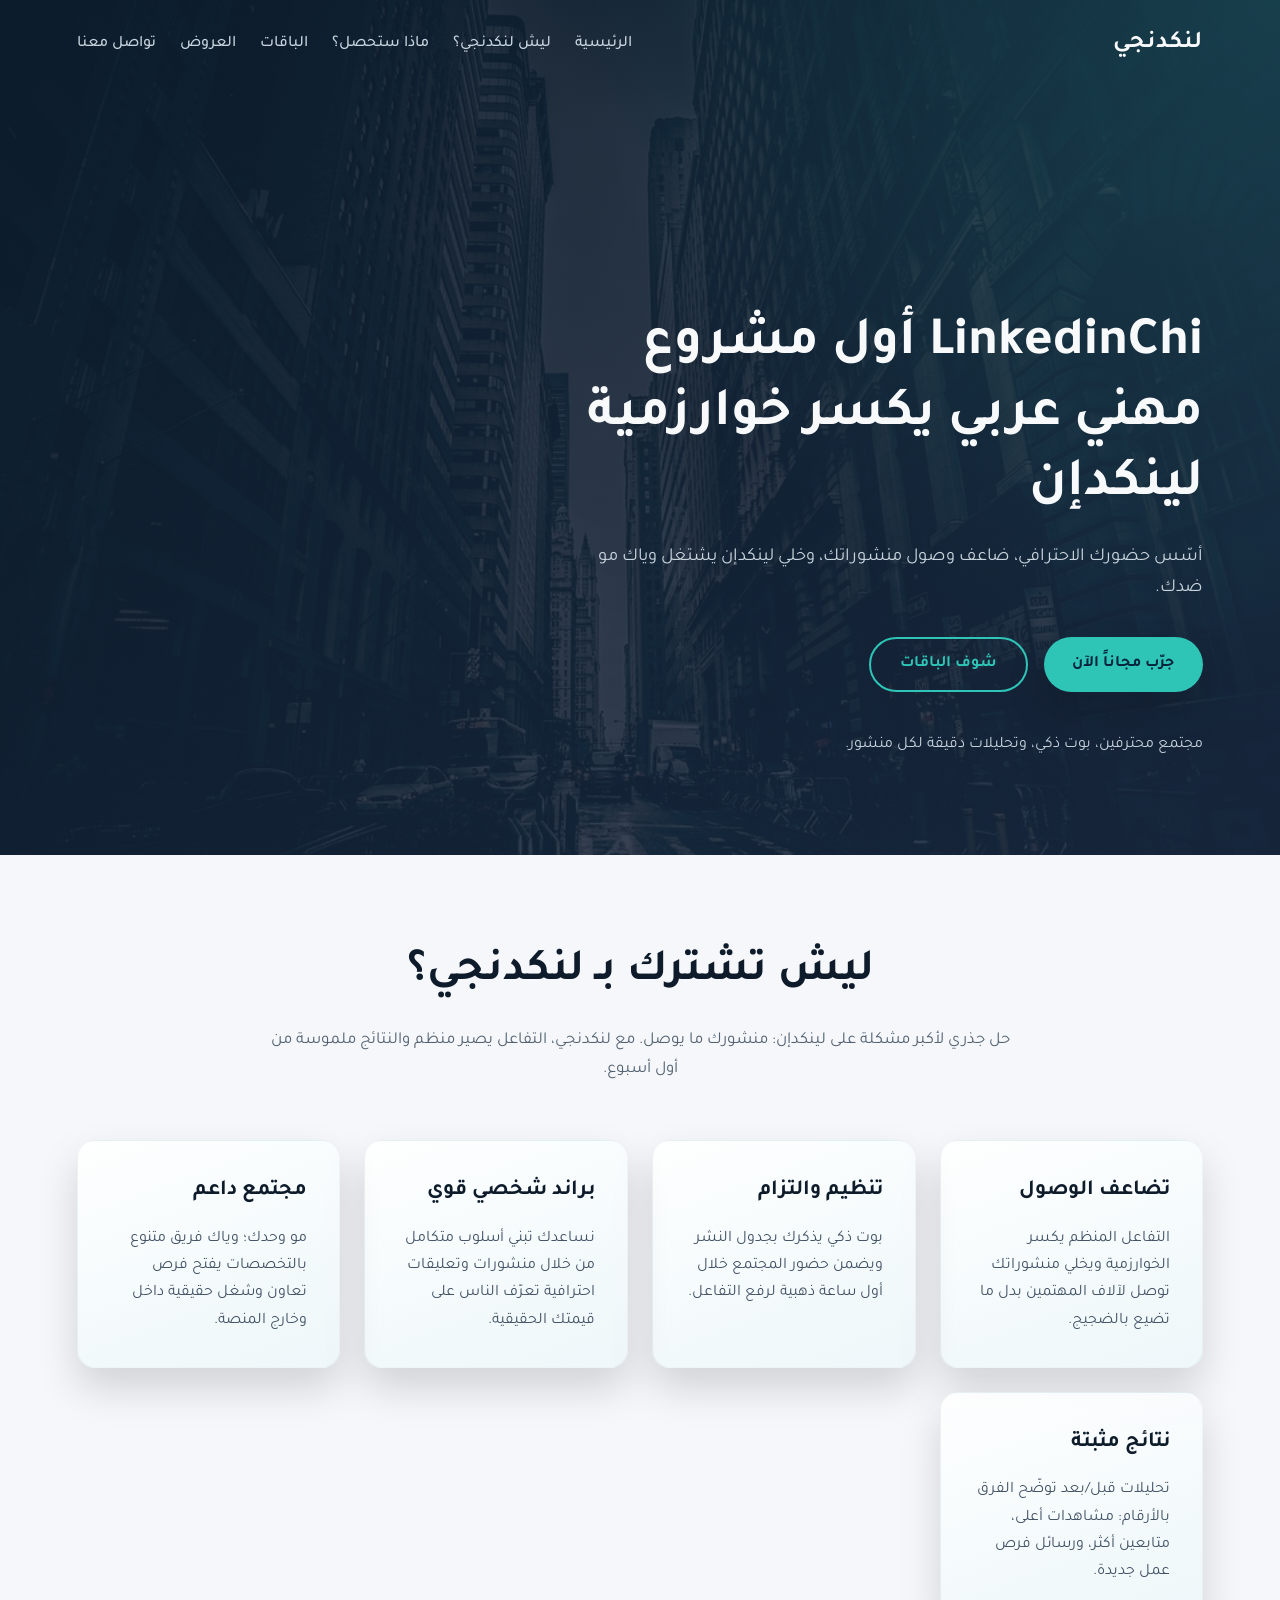
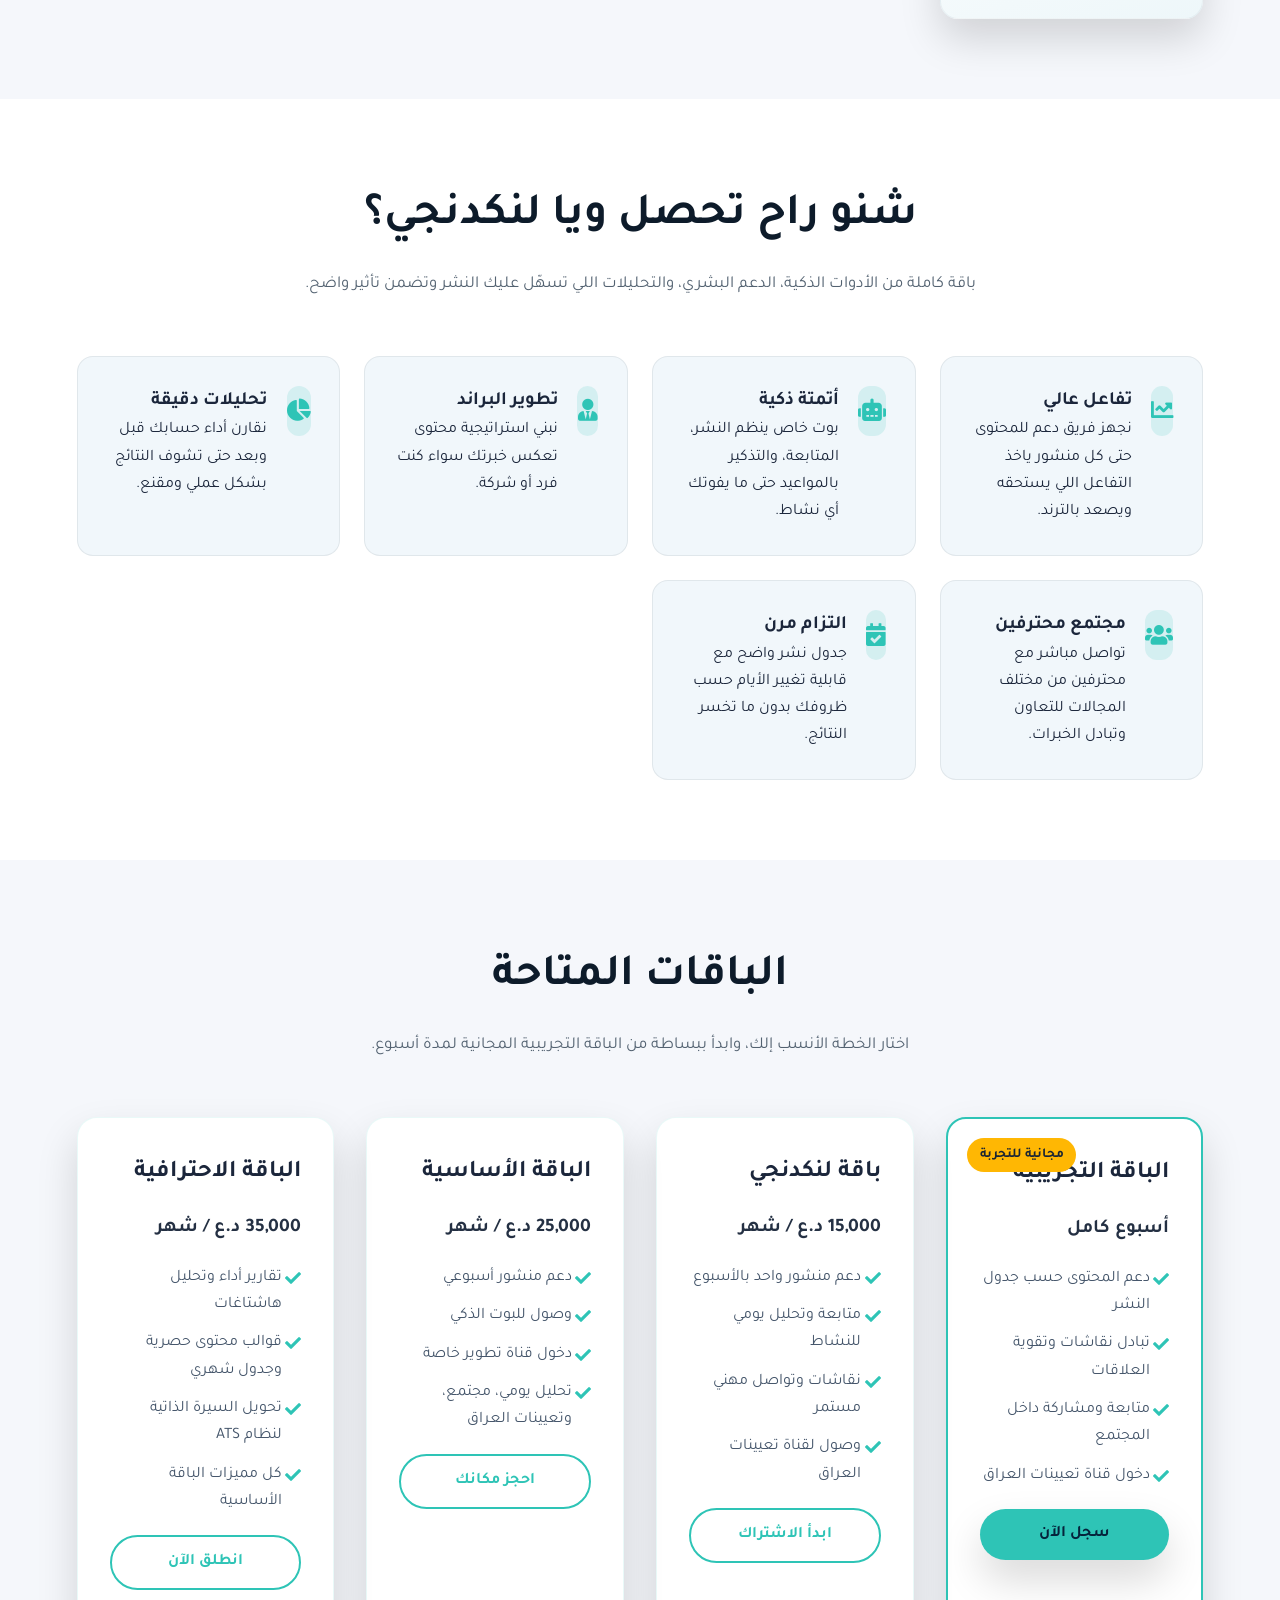
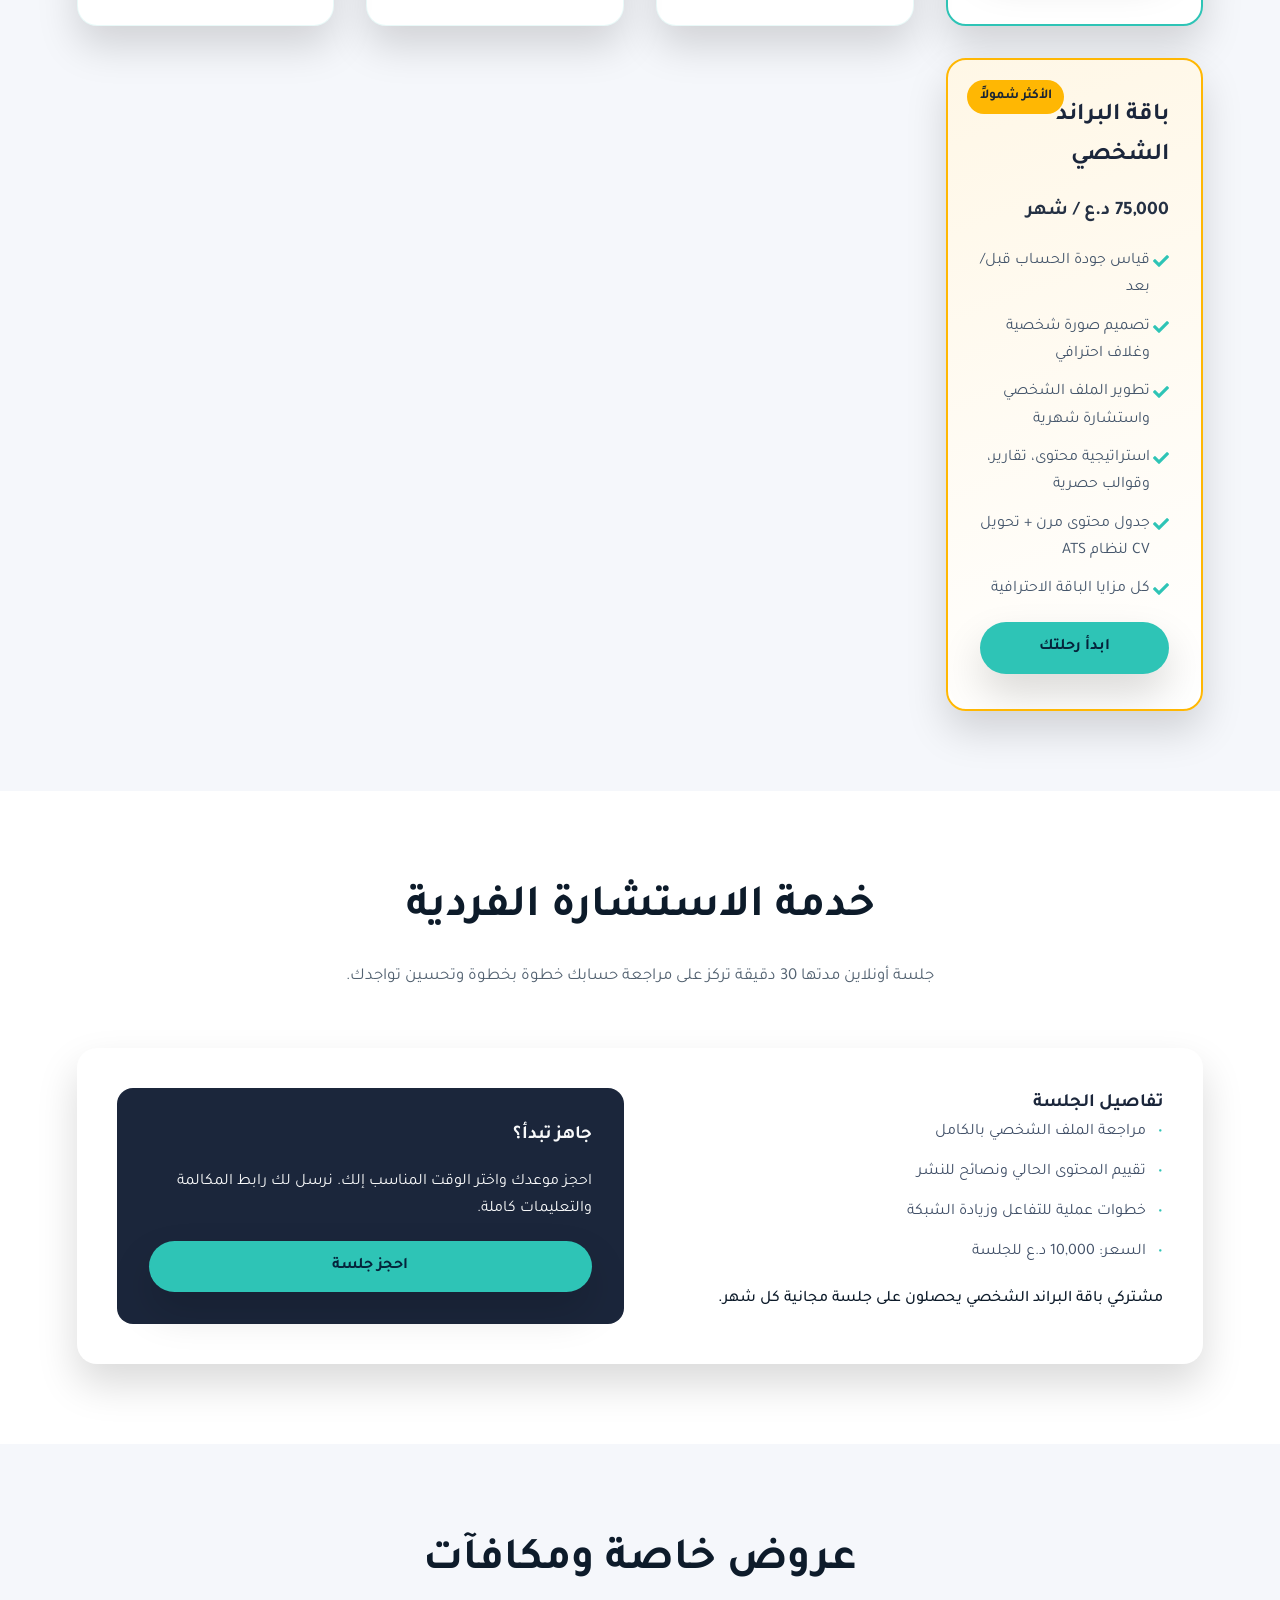
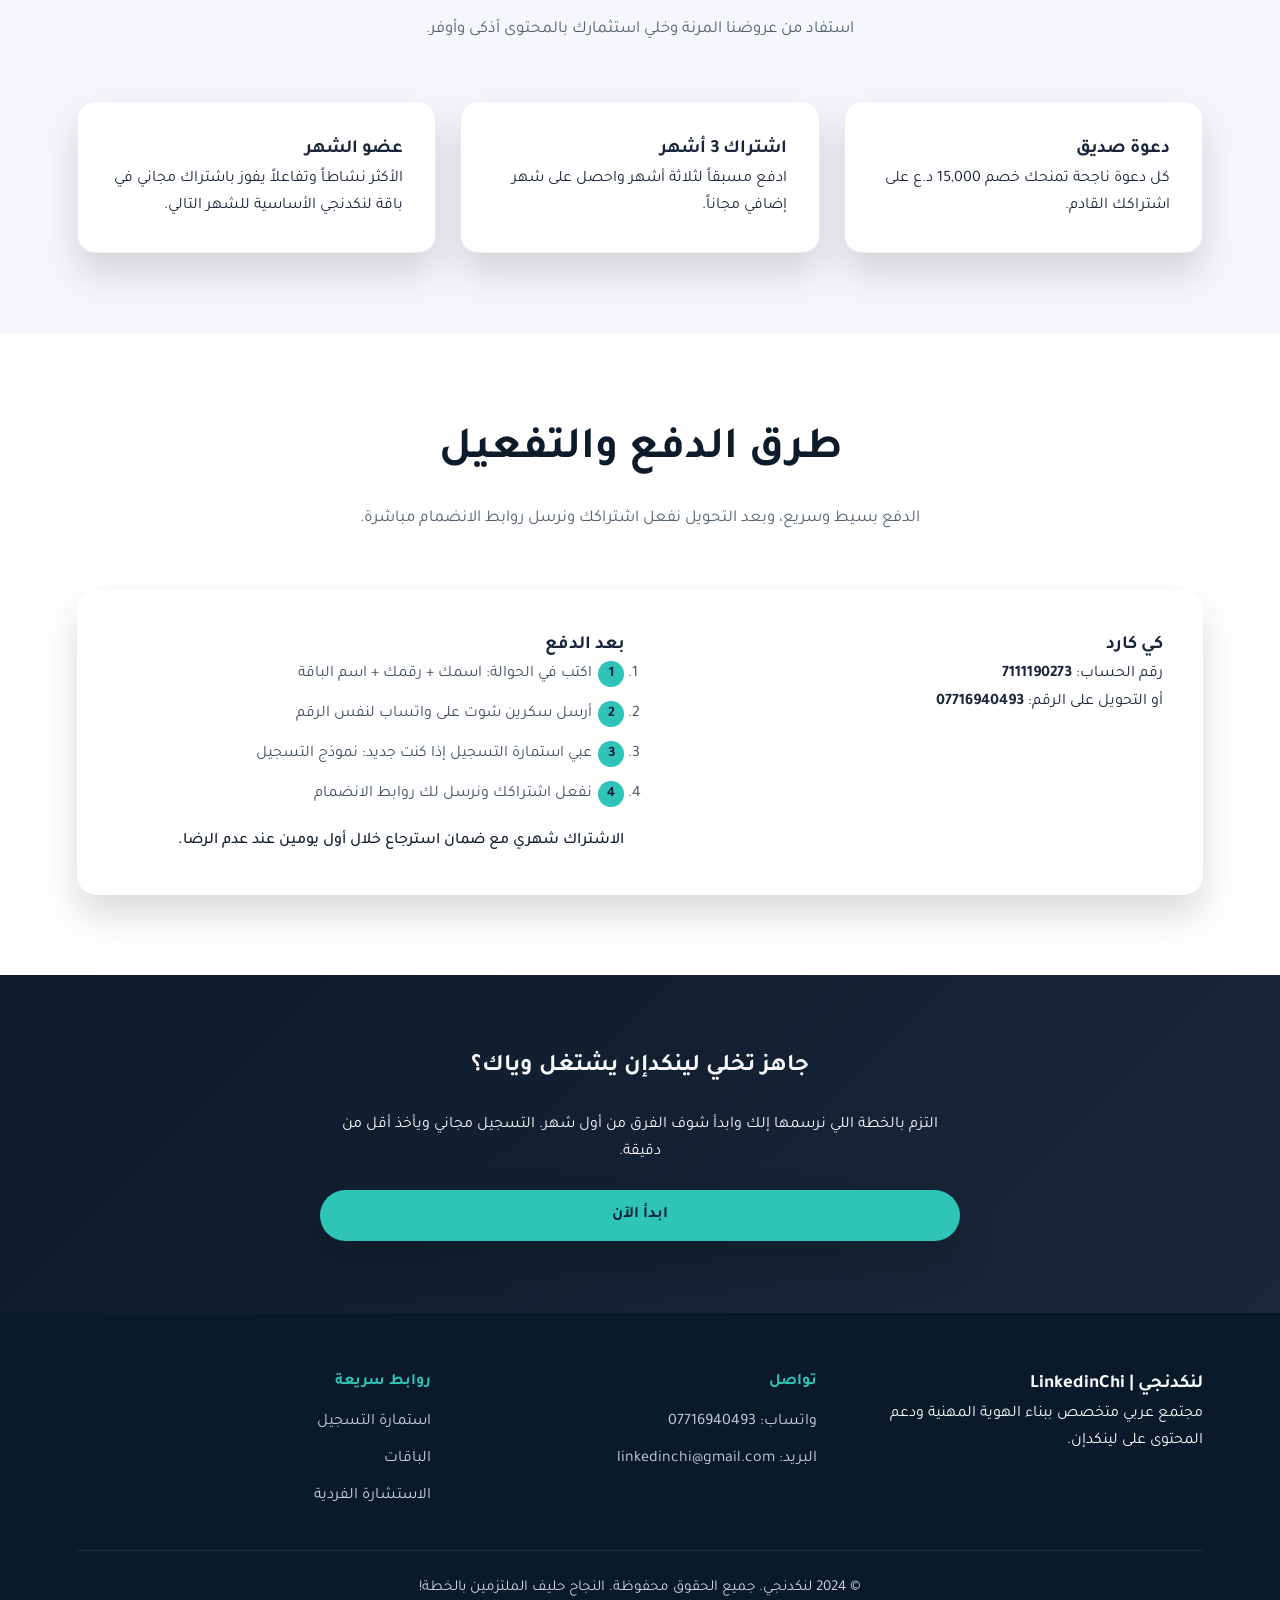
<file: index.html>
<!DOCTYPE html>
<html lang="ar" dir="rtl">
<head>
    <meta charset="UTF-8" />
    <meta name="viewport" content="width=device-width, initial-scale=1.0" />
    <meta name="description" content="لنكدنجي - LinkedinChi مجتمع عربي متخصص في دعم المحتوى على لينكدإن." />
    <title>لنكدنجي | LinkedinChi</title>
    <link rel="preconnect" href="https://fonts.googleapis.com">
    <link rel="preconnect" href="https://fonts.gstatic.com" crossorigin>
    <link href="https://fonts.googleapis.com/css2?family=Tajawal:wght@300;400;500;700&display=swap" rel="stylesheet">
    <link rel="stylesheet" href="css/style.css" />
    <link rel="stylesheet" href="css/all.css" />
</head>
<body>
    <header class="hero" id="home">
        <div class="hero__overlay"></div>
        <nav class="navbar">
            <div class="navbar__brand">لنكدنجي</div>
            <button class="navbar__toggle" aria-label="القائمة">
                <span></span>
                <span></span>
                <span></span>
            </button>
            <ul class="navbar__links">
                <li><a href="#home">الرئيسية</a></li>
                <li><a href="#why">ليش لنكدنجي؟</a></li>
                <li><a href="#benefits">ماذا ستحصل؟</a></li>
                <li><a href="#pricing">الباقات</a></li>
                <li><a href="#offers">العروض</a></li>
                <li><a href="#contact">تواصل معنا</a></li>
            </ul>
        </nav>
        <div class="hero__content">
            <h1>LinkedinChi أول مشروع مهني عربي يكسر خوارزمية لينكدإن</h1>
            <p>أسّس حضورك الاحترافي، ضاعف وصول منشوراتك، وخلي لينكدإن يشتغل وياك مو ضدك.</p>
            <div class="hero__actions">
                <a class="btn btn--primary" href="https://forms.gle/KkxTLjABSS7Lukvb9" target="_blank" rel="noopener">جرّب مجاناً الآن</a>
                <a class="btn btn--ghost" href="#pricing">شوف الباقات</a>
            </div>
            <div class="hero__meta">
                <span>مجتمع محترفين، بوت ذكي، وتحليلات دقيقة لكل منشور.</span>
            </div>
        </div>
    </header>

    <main>
        <section class="section" id="why">
            <div class="section__header">
                <h2>ليش تشترك بـ لنكدنجي؟</h2>
                <p>حل جذري لأكبر مشكلة على لينكدإن: منشورك ما يوصل. مع لنكدنجي، التفاعل يصير منظم والنتائج ملموسة من أول أسبوع.</p>
            </div>
            <div class="grid grid--cards">
                <article class="card">
                    <h3>تضاعف الوصول</h3>
                    <p>التفاعل المنظم يكسر الخوارزمية ويخلي منشوراتك توصل لآلاف المهتمين بدل ما تضيع بالضجيج.</p>
                </article>
                <article class="card">
                    <h3>تنظيم والتزام</h3>
                    <p>بوت ذكي يذكرك بجدول النشر ويضمن حضور المجتمع خلال أول ساعة ذهبية لرفع التفاعل.</p>
                </article>
                <article class="card">
                    <h3>براند شخصي قوي</h3>
                    <p>نساعدك تبني أسلوب متكامل من خلال منشورات وتعليقات احترافية تعرّف الناس على قيمتك الحقيقية.</p>
                </article>
                <article class="card">
                    <h3>مجتمع داعم</h3>
                    <p>مو وحدك؛ وياك فريق متنوع بالتخصصات يفتح فرص تعاون وشغل حقيقية داخل وخارج المنصة.</p>
                </article>
                <article class="card">
                    <h3>نتائج مثبتة</h3>
                    <p>تحليلات قبل/بعد توضّح الفرق بالأرقام: مشاهدات أعلى، متابعين أكثر، ورسائل فرص عمل جديدة.</p>
                </article>
            </div>
        </section>

        <section class="section section--alt" id="benefits">
            <div class="section__header">
                <h2>شنو راح تحصل ويا لنكدنجي؟</h2>
                <p>باقة كاملة من الأدوات الذكية، الدعم البشري، والتحليلات اللي تسهّل عليك النشر وتضمن تأثير واضح.</p>
            </div>
            <div class="grid grid--features">
                <article class="feature">
                    <div class="feature__icon"><i class="fas fa-chart-line"></i></div>
                    <div>
                        <h3>تفاعل عالي</h3>
                        <p>نجهز فريق دعم للمحتوى حتى كل منشور ياخذ التفاعل اللي يستحقه ويصعد بالترند.</p>
                    </div>
                </article>
                <article class="feature">
                    <div class="feature__icon"><i class="fas fa-robot"></i></div>
                    <div>
                        <h3>أتمتة ذكية</h3>
                        <p>بوت خاص ينظم النشر، المتابعة، والتذكير بالمواعيد حتى ما يفوتك أي نشاط.</p>
                    </div>
                </article>
                <article class="feature">
                    <div class="feature__icon"><i class="fas fa-user-tie"></i></div>
                    <div>
                        <h3>تطوير البراند</h3>
                        <p>نبني استراتيجية محتوى تعكس خبرتك سواء كنت فرد أو شركة.</p>
                    </div>
                </article>
                <article class="feature">
                    <div class="feature__icon"><i class="fas fa-chart-pie"></i></div>
                    <div>
                        <h3>تحليلات دقيقة</h3>
                        <p>نقارن أداء حسابك قبل وبعد حتى تشوف النتائج بشكل عملي ومقنع.</p>
                    </div>
                </article>
                <article class="feature">
                    <div class="feature__icon"><i class="fas fa-users"></i></div>
                    <div>
                        <h3>مجتمع محترفين</h3>
                        <p>تواصل مباشر مع محترفين من مختلف المجالات للتعاون وتبادل الخبرات.</p>
                    </div>
                </article>
                <article class="feature">
                    <div class="feature__icon"><i class="fas fa-calendar-check"></i></div>
                    <div>
                        <h3>التزام مرن</h3>
                        <p>جدول نشر واضح مع قابلية تغيير الأيام حسب ظروفك بدون ما تخسر النتائج.</p>
                    </div>
                </article>
            </div>
        </section>

        <section class="section" id="pricing">
            <div class="section__header">
                <h2>الباقات المتاحة</h2>
                <p>اختار الخطة الأنسب إلك، وابدأ ببساطة من الباقة التجريبية المجانية لمدة أسبوع.</p>
            </div>
            <div class="pricing-grid">
                <article class="pricing-card highlight">
                    <div class="pricing-card__label">مجانية للتجربة</div>
                    <h3>الباقة التجريبية</h3>
                    <p class="pricing-card__price">أسبوع كامل</p>
                    <ul>
                        <li>دعم المحتوى حسب جدول النشر</li>
                        <li>تبادل نقاشات وتقوية العلاقات</li>
                        <li>متابعة ومشاركة داخل المجتمع</li>
                        <li>دخول قناة تعيينات العراق</li>
                    </ul>
                    <a class="btn btn--primary" href="https://forms.gle/KkxTLjABSS7Lukvb9" target="_blank" rel="noopener">سجل الآن</a>
                </article>

                <article class="pricing-card">
                    <h3>باقة لنكدنجي</h3>
                    <p class="pricing-card__price">15,000 د.ع / شهر</p>
                    <ul>
                        <li>دعم منشور واحد بالأسبوع</li>
                        <li>متابعة وتحليل يومي للنشاط</li>
                        <li>نقاشات وتواصل مهني مستمر</li>
                        <li>وصول لقناة تعيينات العراق</li>
                    </ul>
                    <a class="btn btn--ghost" href="https://forms.gle/KkxTLjABSS7Lukvb9" target="_blank" rel="noopener">ابدأ الاشتراك</a>
                </article>

                <article class="pricing-card">
                    <h3>الباقة الأساسية</h3>
                    <p class="pricing-card__price">25,000 د.ع / شهر</p>
                    <ul>
                        <li>دعم منشور أسبوعي</li>
                        <li>وصول للبوت الذكي</li>
                        <li>دخول قناة تطوير خاصة</li>
                        <li>تحليل يومي، مجتمع، وتعيينات العراق</li>
                    </ul>
                    <a class="btn btn--ghost" href="https://forms.gle/KkxTLjABSS7Lukvb9" target="_blank" rel="noopener">احجز مكانك</a>
                </article>

                <article class="pricing-card">
                    <h3>الباقة الاحترافية</h3>
                    <p class="pricing-card__price">35,000 د.ع / شهر</p>
                    <ul>
                        <li>تقارير أداء وتحليل هاشتاغات</li>
                        <li>قوالب محتوى حصرية وجدول شهري</li>
                        <li>تحويل السيرة الذاتية لنظام ATS</li>
                        <li>كل مميزات الباقة الأساسية</li>
                    </ul>
                    <a class="btn btn--ghost" href="https://forms.gle/KkxTLjABSS7Lukvb9" target="_blank" rel="noopener">انطلق الآن</a>
                </article>

                <article class="pricing-card premium">
                    <div class="pricing-card__label">الأكثر شمولاً</div>
                    <h3>باقة البراند الشخصي</h3>
                    <p class="pricing-card__price">75,000 د.ع / شهر</p>
                    <ul>
                        <li>قياس جودة الحساب قبل/بعد</li>
                        <li>تصميم صورة شخصية وغلاف احترافي</li>
                        <li>تطوير الملف الشخصي واستشارة شهرية</li>
                        <li>استراتيجية محتوى، تقارير، وقوالب حصرية</li>
                        <li>جدول محتوى مرن + تحويل CV لنظام ATS</li>
                        <li>كل مزايا الباقة الاحترافية</li>
                    </ul>
                    <a class="btn btn--primary" href="https://forms.gle/KkxTLjABSS7Lukvb9" target="_blank" rel="noopener">ابدأ رحلتك</a>
                </article>
            </div>
        </section>

        <section class="section section--alt" id="consultation">
            <div class="section__header">
                <h2>خدمة الاستشارة الفردية</h2>
                <p>جلسة أونلاين مدتها 30 دقيقة تركز على مراجعة حسابك خطوة بخطوة وتحسين تواجدك.</p>
            </div>
            <div class="consultation">
                <div class="consultation__info">
                    <h3>تفاصيل الجلسة</h3>
                    <ul>
                        <li>مراجعة الملف الشخصي بالكامل</li>
                        <li>تقييم المحتوى الحالي ونصائح للنشر</li>
                        <li>خطوات عملية للتفاعل وزيادة الشبكة</li>
                        <li>السعر: 10,000 د.ع للجلسة</li>
                    </ul>
                    <p class="note">مشتركي باقة البراند الشخصي يحصلون على جلسة مجانية كل شهر.</p>
                </div>
                <div class="consultation__cta">
                    <h3>جاهز تبدأ؟</h3>
                    <p>احجز موعدك واختر الوقت المناسب إلك. نرسل لك رابط المكالمة والتعليمات كاملة.</p>
                    <a class="btn btn--primary" href="https://forms.gle/KkxTLjABSS7Lukvb9" target="_blank" rel="noopener">احجز جلسة</a>
                </div>
            </div>
        </section>

        <section class="section" id="offers">
            <div class="section__header">
                <h2>عروض خاصة ومكافآت</h2>
                <p>استفاد من عروضنا المرنة وخلي استثمارك بالمحتوى أذكى وأوفر.</p>
            </div>
            <div class="offers">
                <article class="offer">
                    <h3>دعوة صديق</h3>
                    <p>كل دعوة ناجحة تمنحك خصم 15,000 د.ع على اشتراكك القادم.</p>
                </article>
                <article class="offer">
                    <h3>اشتراك 3 أشهر</h3>
                    <p>ادفع مسبقاً لثلاثة أشهر واحصل على شهر إضافي مجاناً.</p>
                </article>
                <article class="offer">
                    <h3>عضو الشهر</h3>
                    <p>الأكثر نشاطاً وتفاعلاً يفوز باشتراك مجاني في باقة لنكدنجي الأساسية للشهر التالي.</p>
                </article>
            </div>
        </section>

        <section class="section section--alt" id="payment">
            <div class="section__header">
                <h2>طرق الدفع والتفعيل</h2>
                <p>الدفع بسيط وسريع، وبعد التحويل نفعل اشتراكك ونرسل روابط الانضمام مباشرة.</p>
            </div>
            <div class="payment">
                <div>
                    <h3>كي كارد</h3>
                    <p>رقم الحساب: <strong>7111190273</strong></p>
                    <p>أو التحويل على الرقم: <strong>07716940493</strong></p>
                </div>
                <div>
                    <h3>بعد الدفع</h3>
                    <ol>
                        <li>اكتب في الحوالة: اسمك + رقمك + اسم الباقة</li>
                        <li>أرسل سكرين شوت على واتساب لنفس الرقم</li>
                        <li>عبي استمارة التسجيل إذا كنت جديد: <a href="https://forms.gle/KkxTLjABSS7Lukvb9" target="_blank" rel="noopener">نموذج التسجيل</a></li>
                        <li>نفعل اشتراكك ونرسل لك روابط الانضمام</li>
                    </ol>
                    <p class="note">الاشتراك شهري مع ضمان استرجاع خلال أول يومين عند عدم الرضا.</p>
                </div>
            </div>
        </section>

        <section class="section cta">
            <div class="cta__content">
                <h2>جاهز تخلي لينكدإن يشتغل وياك؟</h2>
                <p>التزم بالخطة اللي نرسمها إلك وابدأ شوف الفرق من أول شهر. التسجيل مجاني ويأخذ أقل من دقيقة.</p>
                <a class="btn btn--primary" href="https://forms.gle/KkxTLjABSS7Lukvb9" target="_blank" rel="noopener">ابدأ الآن</a>
            </div>
        </section>
    </main>

    <footer class="footer" id="contact">
        <div class="footer__grid">
            <div>
                <h3>لنكدنجي | LinkedinChi</h3>
                <p>مجتمع عربي متخصص ببناء الهوية المهنية ودعم المحتوى على لينكدإن.</p>
            </div>
            <div>
                <h4>تواصل</h4>
                <ul>
                    <li>واتساب: <a href="https://wa.me/9647716940493" target="_blank" rel="noopener">07716940493</a></li>
                    <li>البريد: <a href="mailto:linkedinchi@gmail.com">linkedinchi@gmail.com</a></li>
                </ul>
            </div>
            <div>
                <h4>روابط سريعة</h4>
                <ul>
                    <li><a href="https://forms.gle/KkxTLjABSS7Lukvb9" target="_blank" rel="noopener">استمارة التسجيل</a></li>
                    <li><a href="#pricing">الباقات</a></li>
                    <li><a href="#consultation">الاستشارة الفردية</a></li>
                </ul>
            </div>
        </div>
        <div class="footer__note">
            <p>© 2024 لنكدنجي. جميع الحقوق محفوظة. النجاح حليف الملتزمين بالخطة!</p>
        </div>
    </footer>

    <script>
        const toggle = document.querySelector('.navbar__toggle');
        const links = document.querySelector('.navbar__links');
        toggle.addEventListener('click', () => {
            links.classList.toggle('navbar__links--open');
            toggle.classList.toggle('navbar__toggle--active');
        });
    </script>
</body>
</html>
</file>
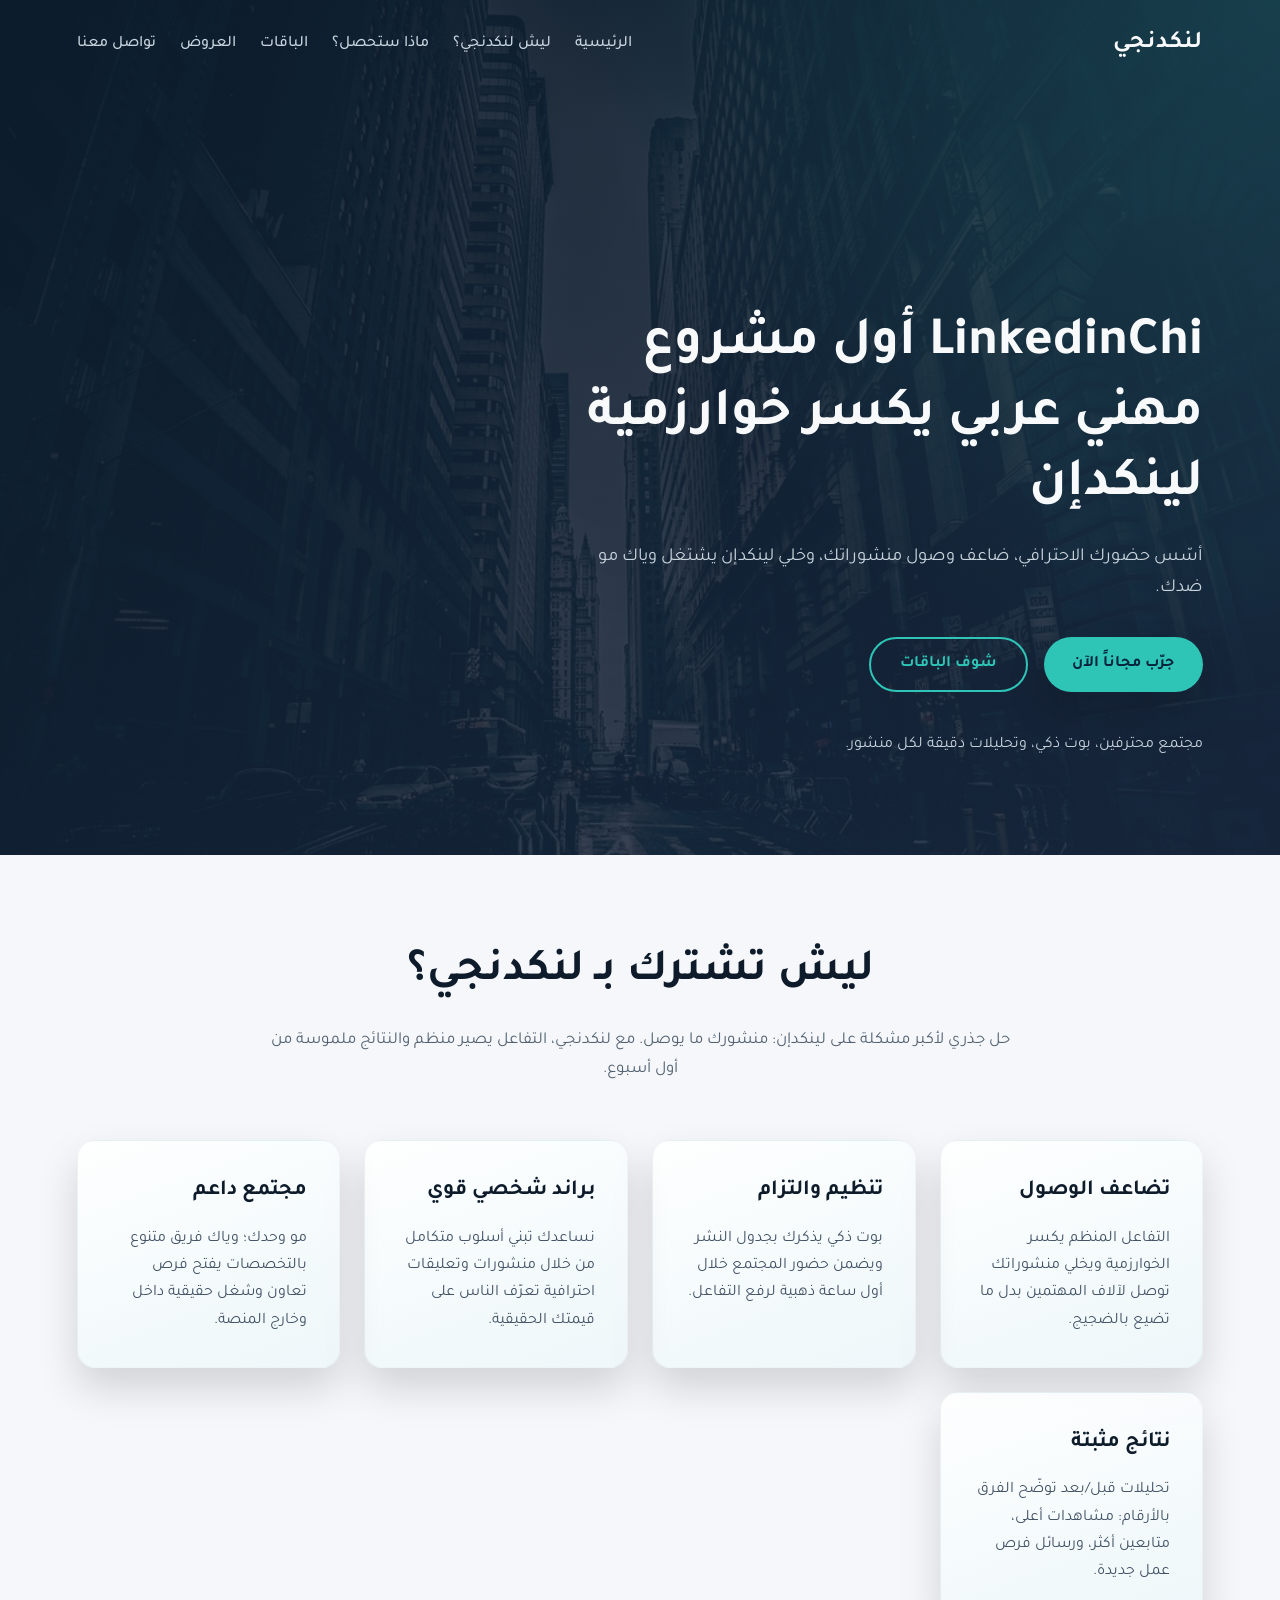
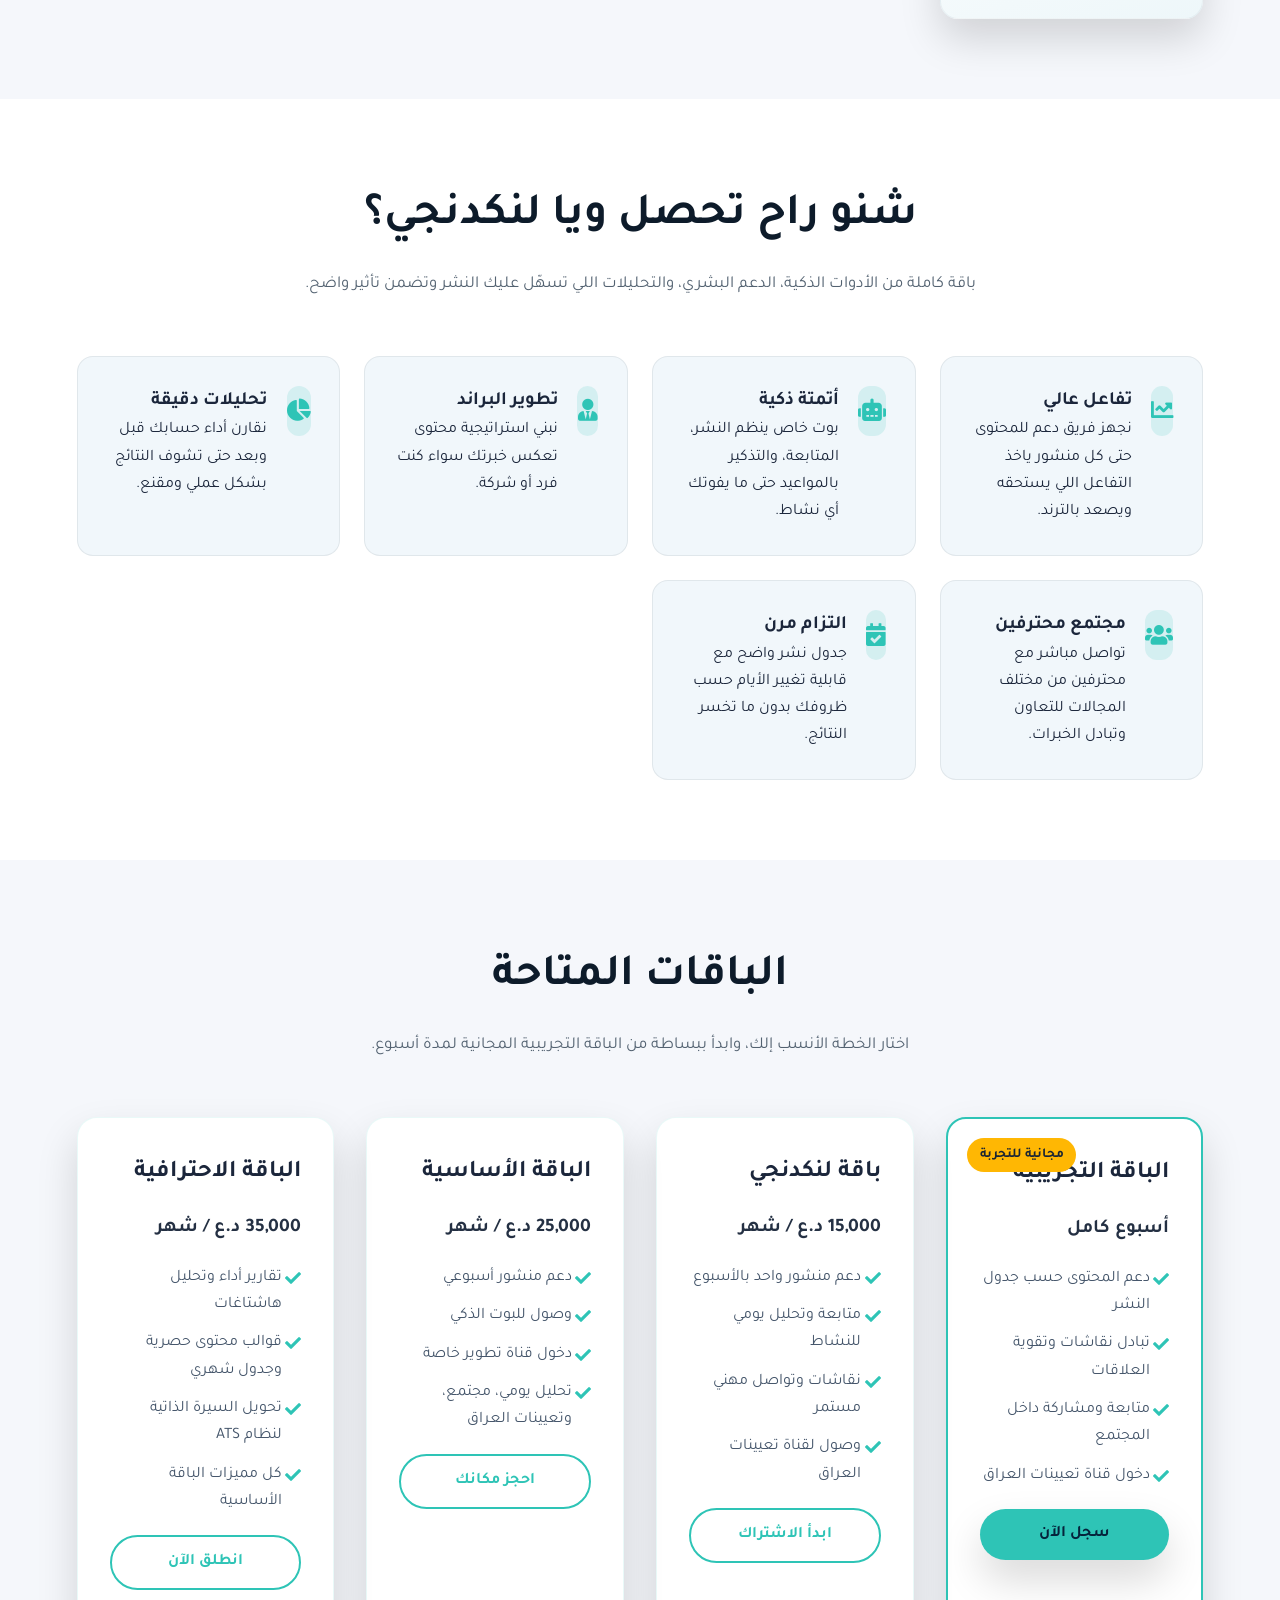
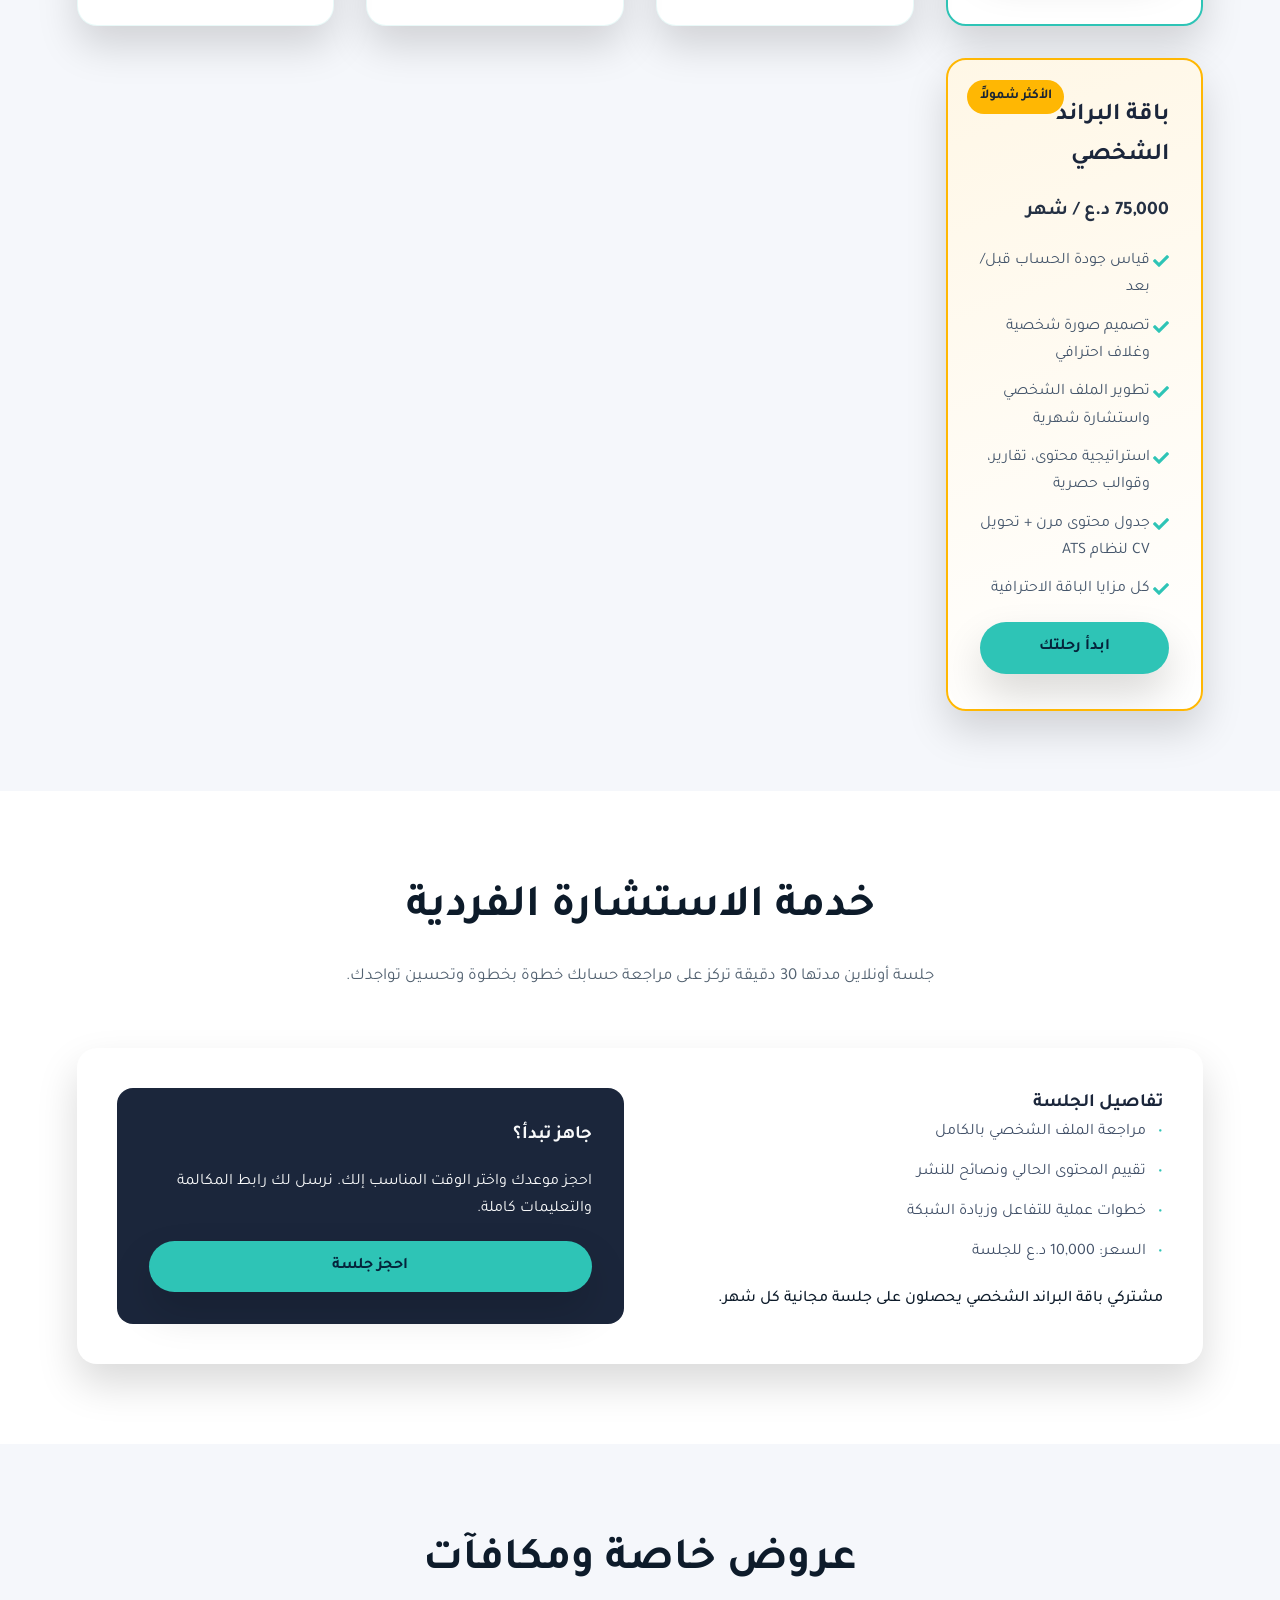
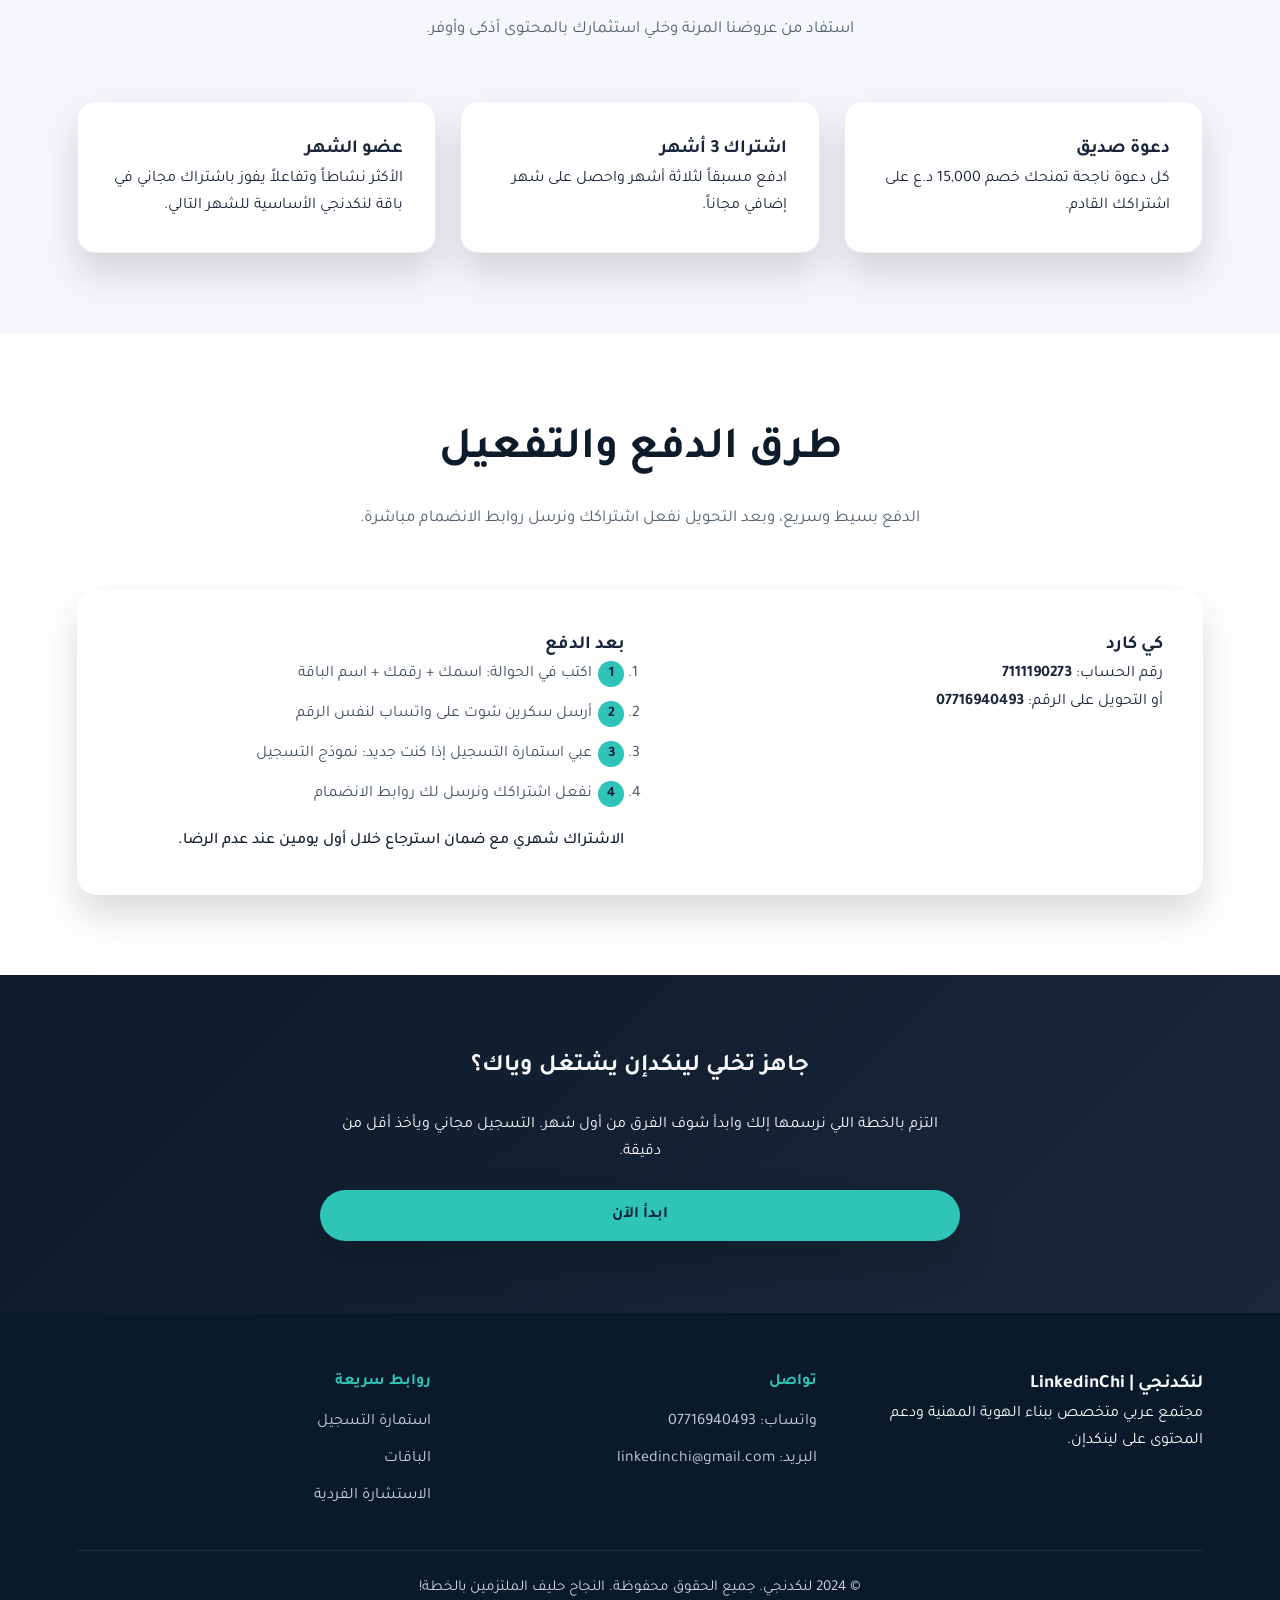
<file: tinker.html>
<!DOCTYPE html>
<html lang="ar" dir="rtl">
<head>
    <meta charset="UTF-8" />
    <meta http-equiv="refresh" content="0; url=index.html" />
    <title>لنكدنجي | LinkedinChi</title>
    <link rel="canonical" href="index.html" />
    <style>
        body {
            font-family: 'Tajawal', sans-serif;
            min-height: 100vh;
            display: grid;
            place-items: center;
            text-align: center;
            background: #0d1b2a;
            color: #f8f9fa;
            padding: 2rem;
        }
        a {
            color: #2ec4b6;
            font-weight: 600;
            text-decoration: none;
        }
    </style>
</head>
<body>
    <p>جاري تحويلك إلى النسخة المحدثة من الموقع. إذا لم يتم التحويل تلقائياً، <a href="index.html">اضغط هنا لزيارة الصفحة الرئيسية</a>.</p>
    <script>
        window.location.replace('index.html');
    </script>
</body>
</html>
</file>
<file: css/style.css>
:root {
    --bg-dark: #0d1b2a;
    --bg-mid: #1b263b;
    --accent: #2ec4b6;
    --accent-strong: #ffb703;
    --text-light: #f8f9fa;
    --text-muted: #c7d3dd;
    --card-bg: rgba(13, 27, 42, 0.65);
    --shadow: 0 20px 40px rgba(0, 0, 0, 0.15);
}

* {
    box-sizing: border-box;
    margin: 0;
    padding: 0;
    font-family: 'Tajawal', sans-serif;
}

body {
    background: #f5f7fb;
    color: #1b263b;
    line-height: 1.7;
}

a {
    color: inherit;
    text-decoration: none;
}

ul {
    list-style: none;
}

.btn {
    display: inline-flex;
    align-items: center;
    justify-content: center;
    padding: 0.75rem 1.8rem;
    border-radius: 999px;
    font-weight: 600;
    transition: transform 0.2s ease, box-shadow 0.2s ease, background 0.2s ease;
    cursor: pointer;
}

.btn--primary {
    background: var(--accent);
    color: #05233b;
    box-shadow: var(--shadow);
}

.btn--primary:hover {
    transform: translateY(-2px);
    background: #27b5a9;
}

.btn--ghost {
    border: 2px solid var(--accent);
    color: var(--accent);
    background: transparent;
}

.btn--ghost:hover {
    background: rgba(46, 196, 182, 0.12);
    transform: translateY(-2px);
}

.hero {
    position: relative;
    min-height: 95vh;
    background: linear-gradient(135deg, rgba(13, 27, 42, 0.92), rgba(27, 38, 59, 0.82)), url('../image/city.jpg') center/cover no-repeat;
    color: var(--text-light);
    display: flex;
    flex-direction: column;
    justify-content: space-between;
    padding: 1.5rem 6vw 6rem;
}

.hero__overlay {
    position: absolute;
    inset: 0;
    background: radial-gradient(circle at top right, rgba(46, 196, 182, 0.18), transparent 45%);
    pointer-events: none;
}

.navbar {
    position: relative;
    display: flex;
    align-items: center;
    justify-content: space-between;
    z-index: 2;
}

.navbar__brand {
    font-weight: 700;
    font-size: 1.5rem;
    letter-spacing: 1px;
}

.navbar__links {
    display: flex;
    align-items: center;
    gap: 1.5rem;
}

.navbar__links a {
    font-weight: 500;
    color: var(--text-muted);
    transition: color 0.2s ease;
}

.navbar__links a:hover {
    color: var(--accent);
}

.navbar__toggle {
    display: none;
    flex-direction: column;
    gap: 5px;
    background: none;
    border: none;
    cursor: pointer;
}

.navbar__toggle span {
    width: 26px;
    height: 2px;
    background: var(--text-light);
    transition: transform 0.2s ease;
}

.hero__content {
    position: relative;
    max-width: 640px;
    z-index: 1;
    margin-top: 6rem;
}

.hero__content h1 {
    font-size: clamp(2rem, 3.4vw + 1rem, 3.4rem);
    margin-bottom: 1.25rem;
    line-height: 1.3;
}

.hero__content p {
    font-size: 1.15rem;
    color: var(--text-muted);
    margin-bottom: 2rem;
}

.hero__actions {
    display: flex;
    gap: 1rem;
    flex-wrap: wrap;
}

.hero__meta {
    margin-top: 2.5rem;
    color: var(--text-muted);
    font-size: 1rem;
}

.section {
    padding: 5rem 6vw;
}

.section--alt {
    background: #ffffff;
}

.section__header {
    text-align: center;
    max-width: 760px;
    margin: 0 auto 3.5rem;
}

.section__header h2 {
    font-size: clamp(1.8rem, 2.4vw + 1rem, 2.8rem);
    margin-bottom: 1rem;
    color: #0d1b2a;
}

.section__header p {
    color: #536271;
    font-size: 1.05rem;
}

.grid {
    display: grid;
    gap: 1.5rem;
}

.grid--cards {
    grid-template-columns: repeat(auto-fit, minmax(220px, 1fr));
}

.card {
    background: linear-gradient(160deg, rgba(255, 255, 255, 0.9), rgba(237, 246, 249, 0.9));
    padding: 2rem;
    border-radius: 18px;
    box-shadow: var(--shadow);
    border: 1px solid rgba(15, 59, 91, 0.05);
}

.card h3 {
    font-size: 1.35rem;
    margin-bottom: 1rem;
    color: #0d1b2a;
}

.card p {
    color: #435366;
}

.grid--features {
    grid-template-columns: repeat(auto-fit, minmax(260px, 1fr));
}

.feature {
    display: flex;
    gap: 1.2rem;
    padding: 1.8rem;
    border-radius: 16px;
    background: #f1f7fb;
    border: 1px solid rgba(27, 38, 59, 0.08);
    transition: transform 0.2s ease;
}

.feature:hover {
    transform: translateY(-6px);
}

.feature__icon {
    width: 50px;
    height: 50px;
    border-radius: 12px;
    display: grid;
    place-items: center;
    background: rgba(46, 196, 182, 0.15);
    color: var(--accent);
    font-size: 1.4rem;
}

.pricing-grid {
    display: grid;
    gap: 2rem;
    grid-template-columns: repeat(auto-fit, minmax(240px, 1fr));
}

.pricing-card {
    background: #ffffff;
    border-radius: 20px;
    padding: 2.2rem 2rem;
    box-shadow: var(--shadow);
    border: 1px solid rgba(46, 196, 182, 0.1);
    position: relative;
    overflow: hidden;
    display: flex;
    flex-direction: column;
    gap: 1.2rem;
}

.pricing-card__label {
    position: absolute;
    top: 1.2rem;
    left: 1.2rem;
    background: var(--accent-strong);
    color: #1a2534;
    padding: 0.35rem 0.8rem;
    border-radius: 999px;
    font-size: 0.85rem;
    font-weight: 700;
}

.pricing-card h3 {
    font-size: 1.5rem;
}

.pricing-card__price {
    font-size: 1.2rem;
    font-weight: 600;
    color: #243043;
}

.pricing-card ul {
    display: grid;
    gap: 0.7rem;
    color: #45566b;
}

.pricing-card ul li {
    position: relative;
    padding-right: 1.2rem;
}

.pricing-card ul li::before {
    content: '\f00c';
    font-family: 'Font Awesome 5 Free';
    font-weight: 900;
    position: absolute;
    right: 0;
    color: var(--accent);
}

.pricing-card.highlight {
    border: 2px solid var(--accent);
}

.pricing-card.premium {
    border: 2px solid var(--accent-strong);
    background: linear-gradient(160deg, #fff7e6, #ffffff);
}

.consultation {
    display: grid;
    grid-template-columns: repeat(auto-fit, minmax(260px, 1fr));
    gap: 2rem;
    background: #ffffff;
    border-radius: 20px;
    padding: 2.5rem;
    box-shadow: var(--shadow);
}

.consultation__info ul {
    display: grid;
    gap: 0.8rem;
    color: #415068;
}

.consultation__info ul li {
    position: relative;
    padding-right: 1.1rem;
}

.consultation__info ul li::before {
    content: '•';
    position: absolute;
    right: 0;
    color: var(--accent);
}

.note {
    margin-top: 1.2rem;
    color: #0d1b2a;
    font-weight: 500;
}

.consultation__cta {
    background: var(--bg-mid);
    color: var(--text-light);
    border-radius: 16px;
    padding: 2rem;
    display: grid;
    gap: 1.1rem;
    align-content: start;
}

.offers {
    display: grid;
    grid-template-columns: repeat(auto-fit, minmax(240px, 1fr));
    gap: 1.5rem;
}

.offer {
    background: #ffffff;
    border-radius: 18px;
    padding: 2rem;
    box-shadow: var(--shadow);
    border: 1px solid rgba(27, 38, 59, 0.08);
}

.payment {
    display: grid;
    grid-template-columns: repeat(auto-fit, minmax(260px, 1fr));
    gap: 2rem;
    align-items: start;
    background: #ffffff;
    padding: 2.5rem;
    border-radius: 20px;
    box-shadow: var(--shadow);
}

.payment ol {
    counter-reset: steps;
    display: grid;
    gap: 0.8rem;
    color: #425165;
}

.payment ol li {
    position: relative;
    padding-right: 2rem;
}

.payment ol li::before {
    counter-increment: steps;
    content: counter(steps);
    position: absolute;
    right: 0;
    top: 0;
    width: 1.6rem;
    height: 1.6rem;
    border-radius: 50%;
    background: var(--accent);
    color: #05233b;
    display: grid;
    place-items: center;
    font-weight: 700;
    font-size: 0.9rem;
}

.section.cta {
    background: linear-gradient(135deg, #0d1b2a, #1b263b);
    color: var(--text-light);
    text-align: center;
    padding: 4.5rem 6vw;
}

.cta__content {
    max-width: 640px;
    margin: 0 auto;
    display: grid;
    gap: 1.5rem;
}

.footer {
    background: #0b1a2b;
    color: var(--text-light);
    padding: 3.5rem 6vw 2rem;
}

.footer__grid {
    display: grid;
    grid-template-columns: repeat(auto-fit, minmax(220px, 1fr));
    gap: 2rem;
    margin-bottom: 2.5rem;
}

.footer__grid h4 {
    margin-bottom: 0.8rem;
    color: var(--accent);
}

.footer__grid ul {
    display: grid;
    gap: 0.6rem;
    color: var(--text-muted);
}

.footer__note {
    border-top: 1px solid rgba(255, 255, 255, 0.08);
    padding-top: 1.5rem;
    text-align: center;
    color: var(--text-muted);
    font-size: 0.95rem;
}

/* Responsive */

@media (max-width: 992px) {
    .hero {
        padding: 1.5rem 5vw 5rem;
    }

    .navbar__links {
        position: absolute;
        top: 100%;
        right: 0;
        background: rgba(11, 26, 43, 0.95);
        border-radius: 16px;
        padding: 1.2rem;
        display: grid;
        gap: 1rem;
        min-width: 200px;
        transform-origin: top right;
        transform: scale(0.9);
        opacity: 0;
        pointer-events: none;
        transition: opacity 0.2s ease, transform 0.2s ease;
    }

    .navbar__links--open {
        opacity: 1;
        transform: scale(1);
        pointer-events: auto;
    }

    .navbar__toggle {
        display: flex;
        z-index: 2;
    }

    .navbar__toggle--active span:nth-child(1) {
        transform: translateY(7px) rotate(45deg);
    }

    .navbar__toggle--active span:nth-child(2) {
        opacity: 0;
    }

    .navbar__toggle--active span:nth-child(3) {
        transform: translateY(-7px) rotate(-45deg);
    }

    .hero__content {
        margin-top: 4rem;
    }
}

@media (max-width: 640px) {
    .hero {
        padding-bottom: 4rem;
    }

    .hero__actions {
        width: 100%;
        flex-direction: column;
    }

    .section {
        padding: 4rem 6vw;
    }

    .pricing-card {
        align-items: stretch;
    }
}
</file>
